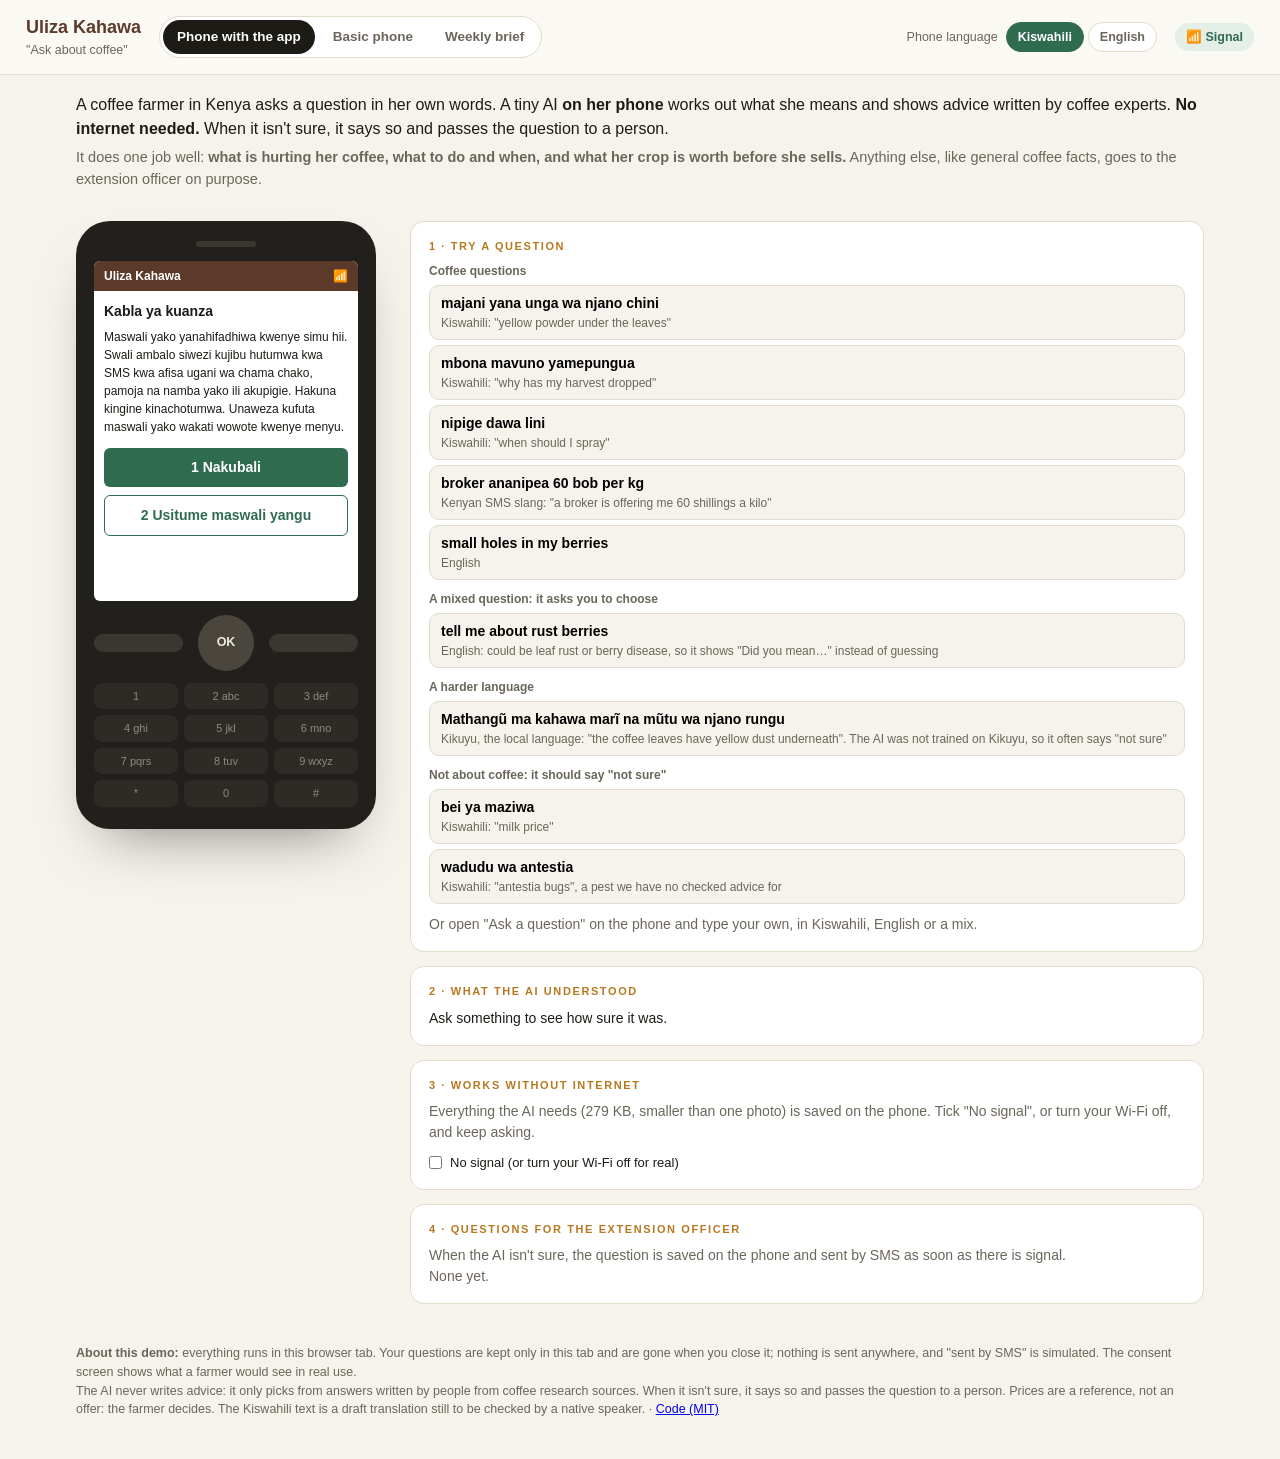
<file: app/index.html>
<!DOCTYPE html>
<html lang="en">
<head>
<meta charset="UTF-8">
<meta name="viewport" content="width=device-width, initial-scale=1">
<title>Uliza Kahawa · Coffee advice on any phone, no internet needed</title>
<meta name="description" content="A tiny AI on the phone answers coffee farmers in Kiswahili or English with advice written by experts, and works with no internet.">
<link rel="stylesheet" href="app.css">
</head>
<body>
<header class="top">
  <div class="brand"><b>Uliza Kahawa</b><span>"Ask about coffee"</span></div>
  <nav class="tabs" role="tablist">
    <button class="on" data-tab="smart" role="tab">Phone with the app</button>
    <button data-tab="plain" role="tab">Basic phone</button>
    <button data-tab="brief" role="tab">Weekly brief</button>
  </nav>
  <div class="lang" role="group" aria-label="Phone language">
    <span>Phone language</span>
    <button data-lang="sw">Kiswahili</button><button data-lang="en">English</button>
  </div>
  <div id="net" class="net">…</div>
</header>

<p class="intro" id="intro"></p>

<main>
  <!-- ============ TAB 1: the app on the household's phone, works with no internet ============ -->
  <section id="tab-smart" class="stage">
    <div class="phone kai" aria-label="Phone with the app">
      <div class="ear"></div>
      <div class="screen" id="screen"></div>
      <div class="keys">
        <button class="soft" data-key="left" id="softL">Back</button>
        <button class="dpad" data-key="ok">OK</button>
        <button class="soft" data-key="right" id="softR">Menu</button>
      </div>
      <div class="pad">
        <span>1</span><span>2 abc</span><span>3 def</span><span>4 ghi</span><span>5 jkl</span><span>6 mno</span>
        <span>7 pqrs</span><span>8 tuv</span><span>9 wxyz</span><span>*</span><span>0</span><span>#</span>
      </div>
    </div>

    <aside class="side">
      <div class="card">
        <div class="k">1 · Try a question</div>
        <div id="chips"></div>
        <p class="note">Or open "Ask a question" on the phone and type your own, in Kiswahili, English or a mix.</p>
      </div>
      <div class="card">
        <div class="k">2 · What the AI understood</div>
        <div id="hood" class="hood"><p>Ask something to see how sure it was.</p></div>
      </div>
      <div class="card">
        <div class="k">3 · Works without internet</div>
        <p id="offline-proof">Loading…</p>
        <label class="switch"><input type="checkbox" id="simOff"> No signal (or turn your Wi-Fi off for real)</label>
      </div>
      <div class="card">
        <div class="k">4 · Questions for the extension officer</div>
        <p class="note">When the AI isn't sure, the question is saved on the phone and sent by SMS as soon as there is signal.</p>
        <div id="queue" class="queue"></div>
      </div>
    </aside>
  </section>

  <!-- ============ TAB 2: basic phone, dial a code or send an SMS ============ -->
  <section id="tab-plain" class="stage" hidden>
    <div class="phone nokia" aria-label="Basic phone">
      <div class="ear"></div>
      <div class="screen mono" id="ussd"></div>
      <div class="ussd-input"><input id="ussdIn" placeholder="type here, then Send" autocomplete="off"><button id="ussdSend">Send</button></div>
      <div id="ussdTimer" class="timer" hidden></div>
      <div class="keys4"><button id="ussdDial">Dial code</button><button id="ussdSms">SMS</button><button id="ussdVoice">Voice call</button><button id="ussdCancel">Hang up</button></div>
    </div>
    <aside class="side">
      <div class="card">
        <div class="k">Try it</div>
        <ol class="steps">
          <li>Press <b>Dial code</b> (it dials <code>*384*2026#</code>).</li>
          <li>Type your question straight in and press Send, for example <i>majani yana unga wa njano chini</i>
            ("yellow powder under the leaves"). Or type <b>2</b> for the price, <b>3</b> for a person.</li>
        </ol>
        <p class="note">Or press <b>SMS</b> to text the question, or <b>Voice call</b> to hear the answers (for farmers who
          prefer listening to reading).</p>
        <label class="switch"><input type="checkbox" id="slow2g"> Slow 2G network (adds realistic delay)</label>
      </div>
      <div class="card">
        <div class="k">The 10 second rule</div>
        <p>A USSD session drops if the reply takes more than about 10 seconds. Big AI models in the cloud can take several
          seconds to answer, which is risky. This small model answers in a few milliseconds, so even on a slow 2G network
          the reply arrives with plenty of time to spare. The bar under the phone shows each reply's time.</p>
      </div>
      <div class="card">
        <div class="k">Why a second phone</div>
        <p>Many farmers have a basic phone that can't install apps. It can still dial a short code (USSD) or send an SMS,
          which need a phone signal but no internet or data. The same AI and the same expert answers reach them that way.</p>
        <p>This screen runs the same code a real USSD code or SMS number would run (it is in the project as a ready
          server), so what you see here is what the farmer's phone would get. The code shown is a placeholder.</p>
      </div>
      <div class="card">
        <div class="k">What the AI understood</div>
        <div id="hood2" class="hood"><p>—</p></div>
      </div>
    </aside>
  </section>
  <!-- ============ TAB 3: the connected tier, a weekly brief a person approves before it is sent ============ -->
  <section id="tab-brief" class="stage" hidden>
    <div class="phone nokia" aria-label="Basic phone receiving the brief">
      <div class="ear"></div>
      <div class="screen mono" id="briefPhone"></div>
      <div class="keys4"><button disabled>Inbox</button><button disabled>SMS</button><button disabled>Menu</button><button disabled>Back</button></div>
    </div>
    <aside class="side">
      <div class="card">
        <div class="k">Sample weekly brief</div>
        <p id="briefMeta"></p>
        <div id="review"></div>
      </div>
    </aside>
  </section>
</main>

<footer class="foot">
  <b>About this demo:</b> everything runs in this browser tab. Your questions are kept only in this tab and are gone
  when you close it; nothing is sent anywhere, and "sent by SMS" is simulated. The consent screen shows what a farmer
  would see in real use.<br>
  The AI never writes advice: it only picks from answers written by people from coffee research sources. When it isn't
  sure, it says so and passes the question to a person. Prices are a reference, not an offer: the farmer decides.
  The Kiswahili text is a draft translation still to be checked by a native speaker.
  · <a href="https://github.com/ofuwape/uliza-kahawa">Code (MIT)</a>
</footer>

<script src="model.js"></script>
<script src="channels.js"></script>
<script src="app.js"></script>
</body>
</html>
</file>
<file: app/app.css>
:root { --bg:#F6F3EC; --ink:#1D1B16; --muted:#6B665B; --line:#E2DCCF; --coffee:#5B3A29; --leaf:#2F6B4F; --leaf-soft:#E3EFE7;
  --amber:#B7791F; --amber-soft:#F6EBD6; --red:#9B2C2C; --sans:-apple-system,BlinkMacSystemFont,"Inter","Segoe UI",Roboto,sans-serif; }
* { box-sizing:border-box; margin:0; padding:0; }
body { background:var(--bg); color:var(--ink); font-family:var(--sans); line-height:1.5; }
button { font:inherit; cursor:pointer; }
.top { display:flex; align-items:center; gap:18px; padding:14px 26px; border-bottom:1px solid var(--line); background:#FBF9F4; flex-wrap:wrap; }
.brand b { font-size:18px; color:var(--coffee); } .brand span { display:block; font-size:12.5px; color:var(--muted); }
.tabs { display:flex; gap:4px; background:#fff; border:1px solid var(--line); border-radius:999px; padding:3px; }
.tabs button { border:0; background:none; padding:7px 14px; border-radius:999px; font-size:13.5px; font-weight:600; color:var(--muted); }
.tabs button.on { background:var(--ink); color:#fff; }
.net { margin-left:auto; font-size:12.5px; font-weight:700; padding:5px 11px; border-radius:999px; background:var(--leaf-soft); color:var(--leaf); }
.net.off { background:var(--amber-soft); color:var(--amber); }
.stage { display:grid; grid-template-columns:auto 1fr; gap:34px; padding:30px 26px; max-width:1180px; margin:0 auto; align-items:start; }
.stage[hidden] { display:none; }

/* phones */
.phone { width:300px; background:#22201C; border-radius:34px; padding:18px 18px 22px; box-shadow:0 30px 60px -30px rgba(0,0,0,.5); }
.ear { width:60px; height:6px; background:#3A3731; border-radius:6px; margin:2px auto 14px; }
.screen { background:#fff; border-radius:6px; height:340px; overflow:hidden; display:flex; flex-direction:column; font-size:14px; }
.nokia .screen { background:#C9D6B4; color:#1F2A14; height:250px; }
.mono { font-family:ui-monospace,Menlo,monospace; font-size:13px; }
.keys { display:grid; grid-template-columns:1fr 70px 1fr; gap:8px; margin-top:14px; align-items:center; }
.keys button { background:#3A3731; color:#EDEAE2; border:0; border-radius:10px; padding:9px 4px; font-size:12.5px; font-weight:600; }
.keys .dpad { border-radius:50%; height:56px; width:56px; justify-self:center; background:#4A463E; }
.pad { display:grid; grid-template-columns:repeat(3,1fr); gap:6px; margin-top:12px; }
.pad span { background:#2E2B26; color:#8F8A7E; text-align:center; border-radius:8px; padding:5px 0; font-size:11px; }

/* KaiOS-style screen content */
.bar { background:var(--coffee); color:#fff; padding:6px 10px; font-size:12px; font-weight:700; display:flex; justify-content:space-between; }
.view { flex:1; overflow:auto; padding:10px; }
.menu { list-style:none; } .menu li { padding:9px 10px; border-radius:6px; margin-bottom:3px; font-weight:600; cursor:pointer; }
.menu li.sel, .menu li:hover { background:var(--leaf); color:#fff; }
.view textarea { width:100%; height:92px; border:1px solid var(--line); border-radius:6px; padding:8px; font:inherit; resize:none; }
.view .btn { margin-top:8px; width:100%; background:var(--leaf); color:#fff; border:0; border-radius:6px; padding:9px; font-weight:700; }
.view .btn.alt { background:#fff; color:var(--leaf); border:1px solid var(--leaf); }
.ans { font-size:14px; } .ans .more { color:var(--muted); font-size:13px; margin-top:8px; }
.tag { display:inline-block; font-size:11px; font-weight:700; padding:2px 8px; border-radius:999px; background:var(--leaf-soft); color:var(--leaf); margin-bottom:6px; }
.tag.unsure { background:var(--amber-soft); color:var(--amber); }
.price-big { font-size:26px; font-weight:800; color:var(--coffee); }
.small { font-size:12px; color:var(--muted); }
.log li { border-bottom:1px solid var(--line); padding:6px 0; font-size:12.5px; list-style:none; }

/* plain phone */
.ussd-input { display:flex; gap:6px; margin-top:10px; }
.ussd-input input { flex:1; border-radius:8px; border:0; padding:8px; font:13px ui-monospace,Menlo,monospace; }
.ussd-input button { border:0; border-radius:8px; background:#4A463E; color:#fff; padding:0 12px; font-weight:700; }
.ussd-box { padding:12px; white-space:pre-wrap; }
.sms { padding:10px; display:flex; flex-direction:column; gap:6px; overflow:auto; }
.sms .me { align-self:flex-end; background:#1F2A14; color:#C9D6B4; padding:6px 9px; border-radius:10px 10px 2px 10px; max-width:85%; }
.sms .them { align-self:flex-start; background:#E9EFDD; padding:6px 9px; border-radius:10px 10px 10px 2px; max-width:85%; }

/* side panel */
.side { display:flex; flex-direction:column; gap:14px; }
.card { background:#fff; border:1px solid var(--line); border-radius:14px; padding:16px 18px; }
.card .k { font-size:11px; font-weight:800; letter-spacing:1.6px; text-transform:uppercase; color:var(--amber); margin-bottom:8px; }
.card p { font-size:14px; color:var(--muted); } .card p + p { margin-top:8px; } .note { font-size:12.5px; }
.chips { display:flex; flex-wrap:wrap; gap:6px; }
.chips button { border:1px solid var(--line); background:var(--bg); border-radius:999px; padding:5px 11px; font-size:12.5px; }
.chips button:hover { border-color:var(--leaf); }
.chips small { width:100%; font-size:11px; color:var(--muted); margin-top:4px; }
.hood { font-size:13.5px; } .hood .row { display:grid; grid-template-columns:120px 1fr 52px; gap:8px; align-items:center; margin:3px 0; }
.hood .barw { background:var(--bg); border-radius:4px; height:9px; overflow:hidden; } .hood .barw i { display:block; height:100%; background:var(--leaf); }
.hood .row.low .barw i { background:var(--amber); }
.hood .thr { font-size:12px; color:var(--muted); margin-top:6px; }
.queue { font-size:13px; } .queue div { border-bottom:1px solid var(--line); padding:6px 0; }
.queue .sent { color:var(--leaf); } .queue .wait { color:var(--amber); }
.switch { display:flex; gap:8px; align-items:center; font-size:13px; margin-top:10px; }
.foot { max-width:1180px; margin:0 auto; padding:10px 26px 40px; font-size:12.5px; color:var(--muted); }
code { background:var(--bg); padding:1px 5px; border-radius:4px; }
@media (max-width:820px) { .stage { grid-template-columns:1fr; justify-items:center; } .side { width:100%; } }

/* plain-language layer */
.intro { max-width:1180px; margin:18px auto 0; padding:0 26px; font-size:16px; color:var(--ink); }
.lang { display:flex; align-items:center; gap:4px; font-size:12.5px; color:var(--muted); }
.lang span { margin-right:4px; }
.lang button { border:1px solid var(--line); background:#fff; border-radius:999px; padding:5px 11px; font-size:12.5px; font-weight:600; color:var(--muted); }
.lang button.on { background:var(--leaf); border-color:var(--leaf); color:#fff; }
.net { margin-left:0; }
.top .lang { margin-left:auto; }
#chips .group { margin-bottom:10px; } #chips .gk { font-size:12px; font-weight:700; color:var(--muted); margin-bottom:5px; }
#chips button { display:flex; flex-direction:column; align-items:flex-start; width:100%; text-align:left; border:1px solid var(--line);
  background:var(--bg); border-radius:10px; padding:7px 11px; margin-bottom:5px; }
#chips button:hover { border-color:var(--leaf); background:#fff; }
#chips button span { font-weight:600; font-size:14px; } #chips button small { font-size:12px; color:var(--muted); }
.hood p { font-size:14px; color:var(--ink); } .hood .said { color:var(--muted); font-style:italic; margin-bottom:4px; }
.hood .rows { margin:8px 0 4px; } .hood .row { grid-template-columns:170px 1fr 44px; font-size:12.5px; color:var(--muted); }
.ok { color:var(--leaf); } .warn { color:var(--amber); }
.queue div { display:flex; flex-direction:column; } .queue .sent { color:var(--leaf); } .queue .waiting { color:var(--amber); }
.steps { padding-left:18px; font-size:14px; color:var(--ink); } .steps li { margin-bottom:5px; }

.keys4 { display:grid; grid-template-columns:repeat(4,1fr); gap:6px; margin-top:12px; }
.keys4 button { background:#3A3731; color:#EDEAE2; border:0; border-radius:10px; padding:9px 2px; font-size:12px; font-weight:600; }
.timer { margin-top:10px; background:#2E2B26; border-radius:8px; padding:7px 9px; color:#C9D6B4; font:11.5px ui-monospace,Menlo,monospace; }
.timer .tb { height:6px; background:#45413A; border-radius:3px; margin-top:5px; overflow:hidden; }
.timer .tb i { display:block; height:100%; background:#8FBF6A; width:0; transition:width .1s linear; }
.timer.late .tb i { background:#D9534F; }
.voice { padding:12px; } .voice .opt { display:block; width:100%; text-align:left; border:0; background:#B8C7A0; border-radius:6px;
  padding:5px 8px; margin:3px 0; font:12.5px ui-monospace,Menlo,monospace; color:#1F2A14; }

.intro .scope { display:inline-block; margin-top:6px; font-size:14.5px; color:var(--muted); }

/* weekly brief review */
.rv { border:1px solid var(--line); border-radius:10px; padding:10px 12px; margin-bottom:8px; background:var(--bg); }
.rv .tp { font-size:11px; font-weight:800; letter-spacing:1.2px; text-transform:uppercase; color:var(--amber); }
.rv .tx { font-size:14px; margin:4px 0; } .rv .src { font-size:12px; color:var(--muted); word-break:break-all; }
.rv .src a { color:var(--leaf); } .rv .flag { font-size:12.5px; color:var(--red); font-weight:700; margin-top:4px; }
.rv .bt { display:flex; gap:6px; margin-top:8px; }
.rv .bt button, .act { border:1px solid var(--line); background:#fff; border-radius:999px; padding:5px 12px; font-size:12.5px; font-weight:600; }
.rv.ok { border-color:var(--leaf); background:var(--leaf-soft); } .rv.no { opacity:.55; }
.rv .bt .on { background:var(--ink); color:#fff; border-color:var(--ink); }
</file>
